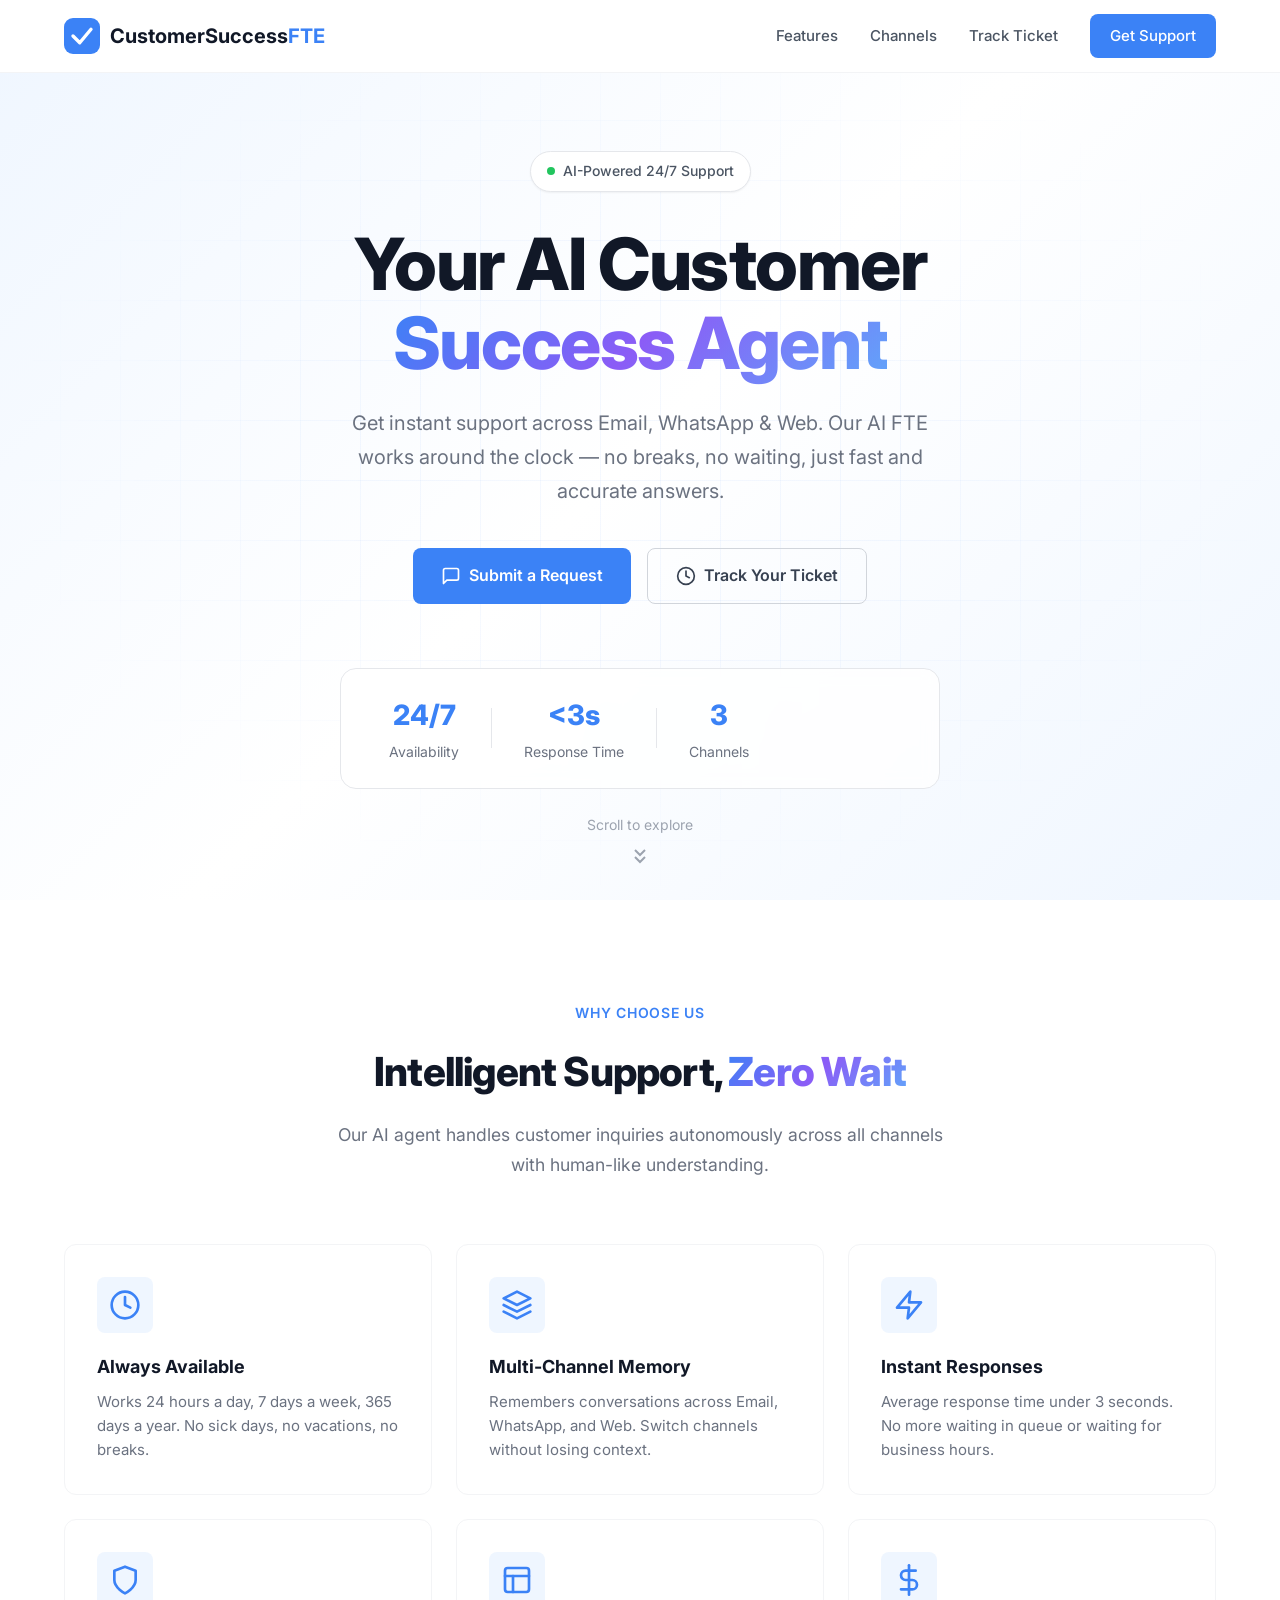
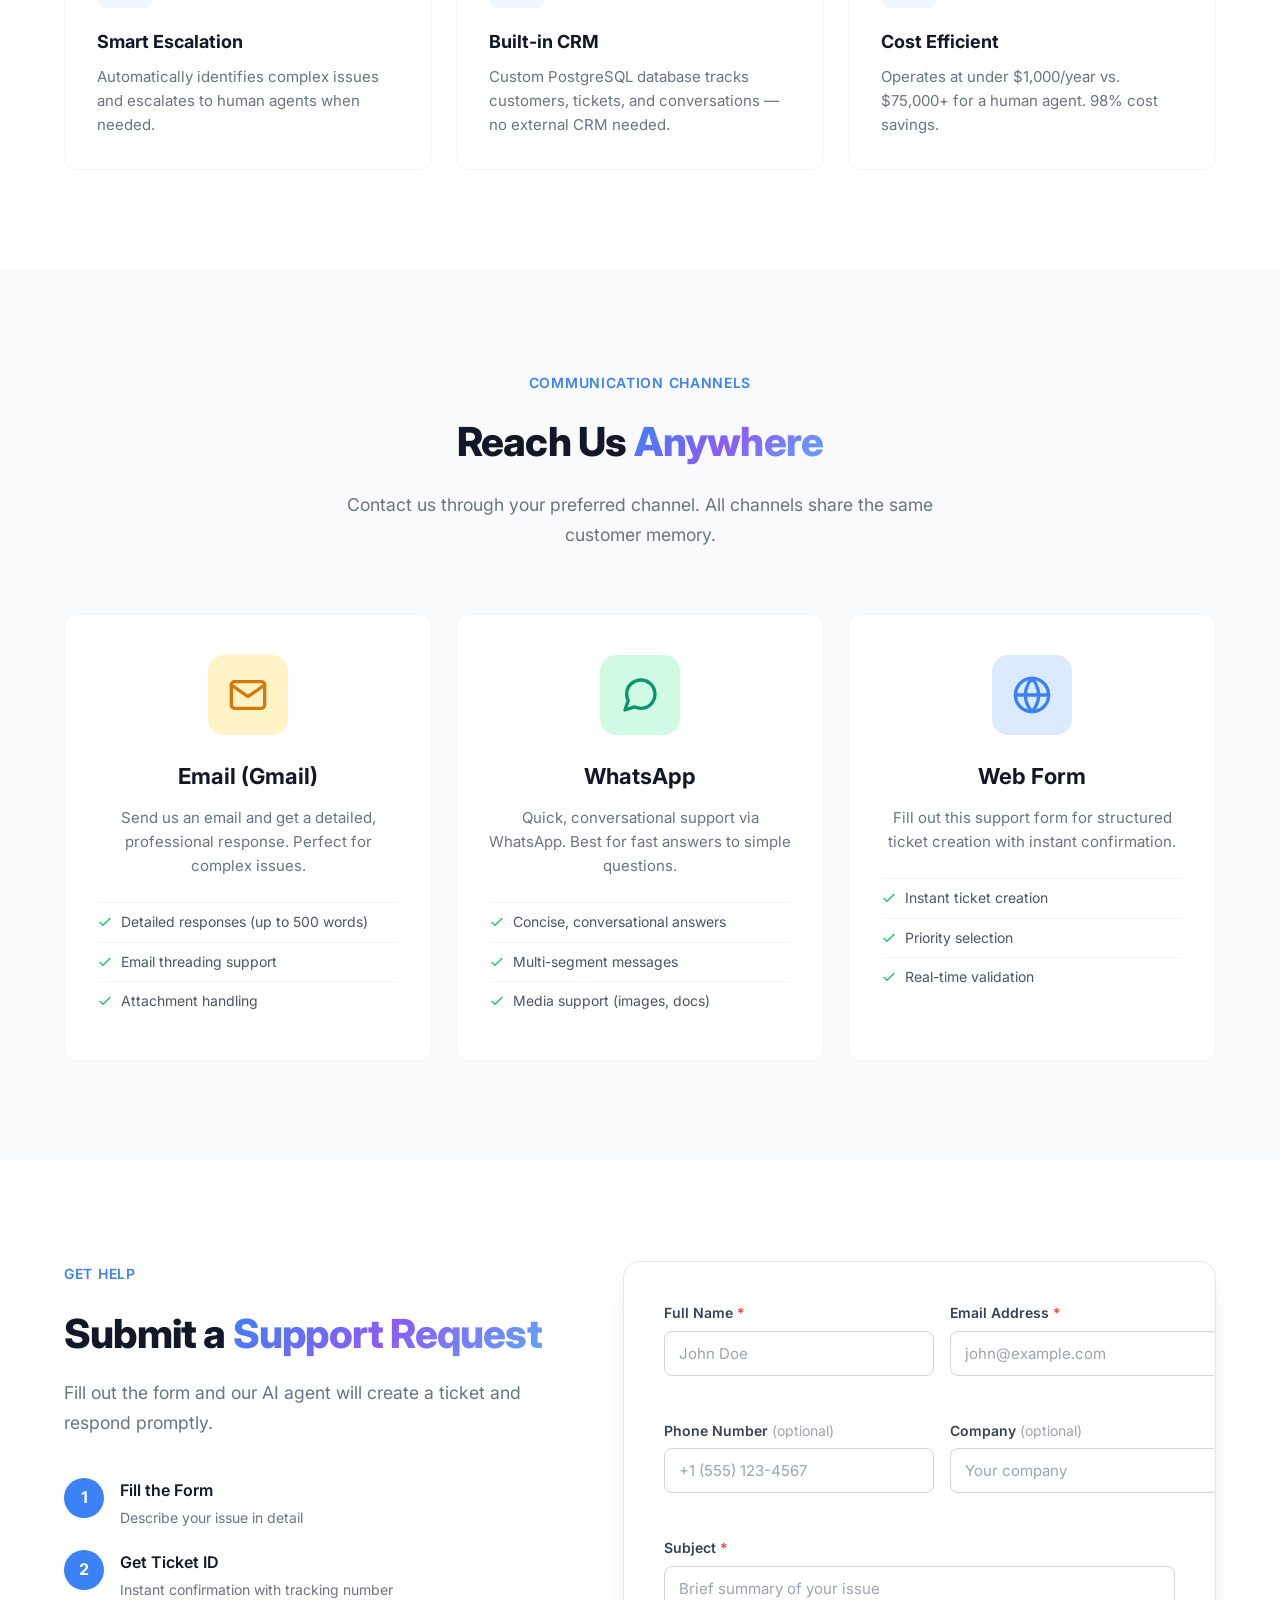
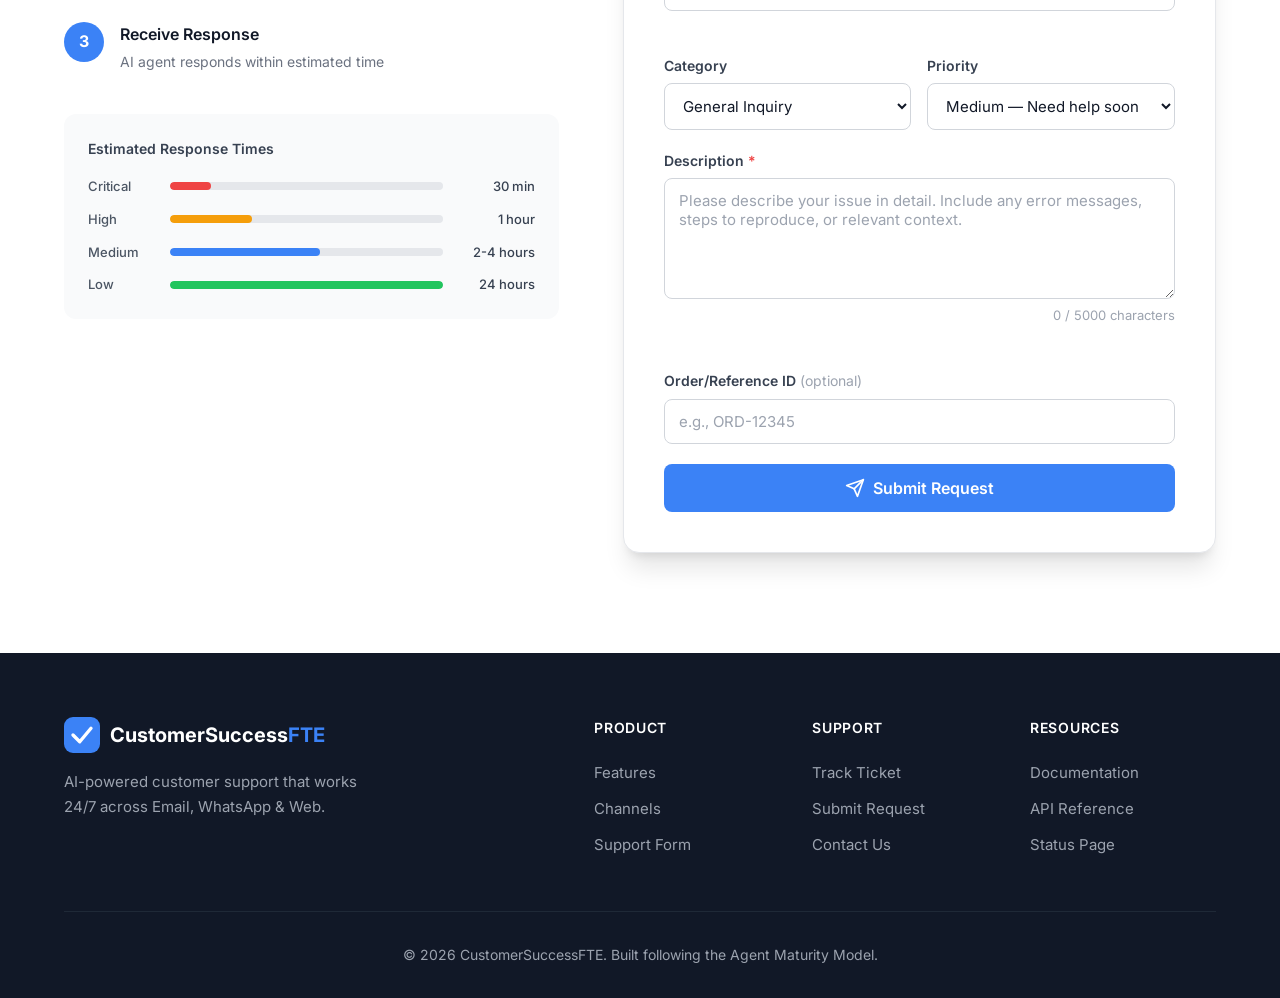
<file: production/web-form/index.html>
<!DOCTYPE html>
<html lang="en">
<head>
    <meta charset="UTF-8">
    <meta name="viewport" content="width=device-width, initial-scale=1.0">
    <title>Customer Success — 24/7 AI-Powered Support</title>
    <link rel="stylesheet" href="styles.css">
    <link rel="preconnect" href="https://fonts.googleapis.com">
    <link href="https://fonts.googleapis.com/css2?family=Inter:wght@300;400;500;600;700;800&display=swap" rel="stylesheet">
</head>
<body>

    <!-- ========== NAVIGATION ========== -->
    <nav class="navbar" id="navbar">
        <div class="nav-container">
            <a href="index.html" class="nav-logo">
                <svg class="nav-logo-icon" viewBox="0 0 32 32" fill="none">
                    <rect width="32" height="32" rx="8" fill="currentColor"/>
                    <path d="M8 16L14 22L24 10" stroke="white" stroke-width="3" stroke-linecap="round" stroke-linejoin="round"/>
                </svg>
                <span>CustomerSuccess<span class="logo-accent">FTE</span></span>
            </a>
            <div class="nav-links" id="navLinks">
                <a href="#features" class="nav-link">Features</a>
                <a href="#channels" class="nav-link">Channels</a>
                <a href="ticket-status.html" class="nav-link">Track Ticket</a>
                <a href="#support-form" class="nav-link nav-link-cta">Get Support</a>
            </div>
            <button class="nav-toggle" id="navToggle" aria-label="Toggle menu">
                <span></span>
                <span></span>
                <span></span>
            </button>
        </div>
    </nav>

    <!-- ========== HERO SECTION ========== -->
    <section class="hero">
        <div class="hero-bg">
            <div class="hero-gradient"></div>
            <div class="hero-grid"></div>
        </div>
        <div class="hero-content">
            <div class="hero-badge">
                <span class="badge-dot"></span>
                AI-Powered 24/7 Support
            </div>
            <h1 class="hero-title">
                Your AI Customer<br>
                <span class="gradient-text">Success Agent</span>
            </h1>
            <p class="hero-subtitle">
                Get instant support across Email, WhatsApp & Web. Our AI FTE works around the clock
                — no breaks, no waiting, just fast and accurate answers.
            </p>
            <div class="hero-actions">
                <a href="#support-form" class="btn btn-primary btn-lg">
                    <svg width="20" height="20" viewBox="0 0 24 24" fill="none" stroke="currentColor" stroke-width="2" stroke-linecap="round" stroke-linejoin="round"><path d="M21 15a2 2 0 0 1-2 2H7l-4 4V5a2 2 0 0 1 2-2h14a2 2 0 0 1 2 2z"/></svg>
                    Submit a Request
                </a>
                <a href="ticket-status.html" class="btn btn-outline btn-lg">
                    <svg width="20" height="20" viewBox="0 0 24 24" fill="none" stroke="currentColor" stroke-width="2" stroke-linecap="round" stroke-linejoin="round"><circle cx="12" cy="12" r="10"/><polyline points="12 6 12 12 16 14"/></svg>
                    Track Your Ticket
                </a>
            </div>
            <div class="hero-stats">
                <div class="stat">
                    <span class="stat-value">24/7</span>
                    <span class="stat-label">Availability</span>
                </div>
                <div class="stat-divider"></div>
                <div class="stat">
                    <span class="stat-value">&lt;3s</span>
                    <span class="stat-label">Response Time</span>
                </div>
                <div class="stat-divider"></div>
                <div class="stat">
                    <span class="stat-value">3</span>
                    <span class="stat-label">Channels</span>
                </div>
            </div>
        </div>
        <div class="hero-scroll">
            <span>Scroll to explore</span>
            <svg width="24" height="24" viewBox="0 0 24 24" fill="none" stroke="currentColor" stroke-width="2"><path d="M7 13l5 5 5-5M7 6l5 5 5-5"/></svg>
        </div>
    </section>

    <!-- ========== FEATURES ========== -->
    <section class="section" id="features">
        <div class="container">
            <div class="section-header">
                <span class="section-label">Why Choose Us</span>
                <h2 class="section-title">Intelligent Support, <span class="gradient-text">Zero Wait</span></h2>
                <p class="section-subtitle">Our AI agent handles customer inquiries autonomously across all channels with human-like understanding.</p>
            </div>
            <div class="features-grid">
                <div class="feature-card">
                    <div class="feature-icon">
                        <svg width="32" height="32" viewBox="0 0 24 24" fill="none" stroke="currentColor" stroke-width="2" stroke-linecap="round" stroke-linejoin="round"><circle cx="12" cy="12" r="10"/><polyline points="12 6 12 12 16 14"/></svg>
                    </div>
                    <h3 class="feature-title">Always Available</h3>
                    <p class="feature-desc">Works 24 hours a day, 7 days a week, 365 days a year. No sick days, no vacations, no breaks.</p>
                </div>
                <div class="feature-card">
                    <div class="feature-icon">
                        <svg width="32" height="32" viewBox="0 0 24 24" fill="none" stroke="currentColor" stroke-width="2" stroke-linecap="round" stroke-linejoin="round"><path d="M12 2L2 7l10 5 10-5-10-5z"/><path d="M2 17l10 5 10-5"/><path d="M2 12l10 5 10-5"/></svg>
                    </div>
                    <h3 class="feature-title">Multi-Channel Memory</h3>
                    <p class="feature-desc">Remembers conversations across Email, WhatsApp, and Web. Switch channels without losing context.</p>
                </div>
                <div class="feature-card">
                    <div class="feature-icon">
                        <svg width="32" height="32" viewBox="0 0 24 24" fill="none" stroke="currentColor" stroke-width="2" stroke-linecap="round" stroke-linejoin="round"><path d="M13 2L3 14h9l-1 8 10-12h-9l1-8z"/></svg>
                    </div>
                    <h3 class="feature-title">Instant Responses</h3>
                    <p class="feature-desc">Average response time under 3 seconds. No more waiting in queue or waiting for business hours.</p>
                </div>
                <div class="feature-card">
                    <div class="feature-icon">
                        <svg width="32" height="32" viewBox="0 0 24 24" fill="none" stroke="currentColor" stroke-width="2" stroke-linecap="round" stroke-linejoin="round"><path d="M12 22s8-4 8-10V5l-8-3-8 3v7c0 6 8 10 8 10z"/></svg>
                    </div>
                    <h3 class="feature-title">Smart Escalation</h3>
                    <p class="feature-desc">Automatically identifies complex issues and escalates to human agents when needed.</p>
                </div>
                <div class="feature-card">
                    <div class="feature-icon">
                        <svg width="32" height="32" viewBox="0 0 24 24" fill="none" stroke="currentColor" stroke-width="2" stroke-linecap="round" stroke-linejoin="round"><rect x="3" y="3" width="18" height="18" rx="2" ry="2"/><line x1="3" y1="9" x2="21" y2="9"/><line x1="9" y1="21" x2="9" y2="9"/></svg>
                    </div>
                    <h3 class="feature-title">Built-in CRM</h3>
                    <p class="feature-desc">Custom PostgreSQL database tracks customers, tickets, and conversations — no external CRM needed.</p>
                </div>
                <div class="feature-card">
                    <div class="feature-icon">
                        <svg width="32" height="32" viewBox="0 0 24 24" fill="none" stroke="currentColor" stroke-width="2" stroke-linecap="round" stroke-linejoin="round"><line x1="12" y1="1" x2="12" y2="23"/><path d="M17 5H9.5a3.5 3.5 0 0 0 0 7h5a3.5 3.5 0 0 1 0 7H6"/></svg>
                    </div>
                    <h3 class="feature-title">Cost Efficient</h3>
                    <p class="feature-desc">Operates at under $1,000/year vs. $75,000+ for a human agent. 98% cost savings.</p>
                </div>
            </div>
        </div>
    </section>

    <!-- ========== CHANNELS ========== -->
    <section class="section section-alt" id="channels">
        <div class="container">
            <div class="section-header">
                <span class="section-label">Communication Channels</span>
                <h2 class="section-title">Reach Us <span class="gradient-text">Anywhere</span></h2>
                <p class="section-subtitle">Contact us through your preferred channel. All channels share the same customer memory.</p>
            </div>
            <div class="channels-grid">
                <div class="channel-card">
                    <div class="channel-icon channel-icon--email">
                        <svg width="40" height="40" viewBox="0 0 24 24" fill="none" stroke="currentColor" stroke-width="2" stroke-linecap="round" stroke-linejoin="round"><path d="M4 4h16c1.1 0 2 .9 2 2v12c0 1.1-.9 2-2 2H4c-1.1 0-2-.9-2-2V6c0-1.1.9-2 2-2z"/><polyline points="22,6 12,13 2,6"/></svg>
                    </div>
                    <h3 class="channel-title">Email (Gmail)</h3>
                    <p class="channel-desc">Send us an email and get a detailed, professional response. Perfect for complex issues.</p>
                    <ul class="channel-features">
                        <li>
                            <svg width="16" height="16" viewBox="0 0 24 24" fill="none" stroke="currentColor" stroke-width="2"><polyline points="20 6 9 17 4 12"/></svg>
                            Detailed responses (up to 500 words)
                        </li>
                        <li>
                            <svg width="16" height="16" viewBox="0 0 24 24" fill="none" stroke="currentColor" stroke-width="2"><polyline points="20 6 9 17 4 12"/></svg>
                            Email threading support
                        </li>
                        <li>
                            <svg width="16" height="16" viewBox="0 0 24 24" fill="none" stroke="currentColor" stroke-width="2"><polyline points="20 6 9 17 4 12"/></svg>
                            Attachment handling
                        </li>
                    </ul>
                </div>
                <div class="channel-card">
                    <div class="channel-icon channel-icon--whatsapp">
                        <svg width="40" height="40" viewBox="0 0 24 24" fill="none" stroke="currentColor" stroke-width="2" stroke-linecap="round" stroke-linejoin="round"><path d="M21 11.5a8.38 8.38 0 0 1-.9 3.8 8.5 8.5 0 0 1-7.6 4.7 8.38 8.38 0 0 1-3.8-.9L3 21l1.9-5.7a8.38 8.38 0 0 1-.9-3.8 8.5 8.5 0 0 1 4.7-7.6 8.38 8.38 0 0 1 3.8-.9h.5a8.48 8.48 0 0 1 8 8v.5z"/></svg>
                    </div>
                    <h3 class="channel-title">WhatsApp</h3>
                    <p class="channel-desc">Quick, conversational support via WhatsApp. Best for fast answers to simple questions.</p>
                    <ul class="channel-features">
                        <li>
                            <svg width="16" height="16" viewBox="0 0 24 24" fill="none" stroke="currentColor" stroke-width="2"><polyline points="20 6 9 17 4 12"/></svg>
                            Concise, conversational answers
                        </li>
                        <li>
                            <svg width="16" height="16" viewBox="0 0 24 24" fill="none" stroke="currentColor" stroke-width="2"><polyline points="20 6 9 17 4 12"/></svg>
                            Multi-segment messages
                        </li>
                        <li>
                            <svg width="16" height="16" viewBox="0 0 24 24" fill="none" stroke="currentColor" stroke-width="2"><polyline points="20 6 9 17 4 12"/></svg>
                            Media support (images, docs)
                        </li>
                    </ul>
                </div>
                <div class="channel-card">
                    <div class="channel-icon channel-icon--web">
                        <svg width="40" height="40" viewBox="0 0 24 24" fill="none" stroke="currentColor" stroke-width="2" stroke-linecap="round" stroke-linejoin="round"><circle cx="12" cy="12" r="10"/><line x1="2" y1="12" x2="22" y2="12"/><path d="M12 2a15.3 15.3 0 0 1 4 10 15.3 15.3 0 0 1-4 10 15.3 15.3 0 0 1-4-10 15.3 15.3 0 0 1 4-10z"/></svg>
                    </div>
                    <h3 class="channel-title">Web Form</h3>
                    <p class="channel-desc">Fill out this support form for structured ticket creation with instant confirmation.</p>
                    <ul class="channel-features">
                        <li>
                            <svg width="16" height="16" viewBox="0 0 24 24" fill="none" stroke="currentColor" stroke-width="2"><polyline points="20 6 9 17 4 12"/></svg>
                            Instant ticket creation
                        </li>
                        <li>
                            <svg width="16" height="16" viewBox="0 0 24 24" fill="none" stroke="currentColor" stroke-width="2"><polyline points="20 6 9 17 4 12"/></svg>
                            Priority selection
                        </li>
                        <li>
                            <svg width="16" height="16" viewBox="0 0 24 24" fill="none" stroke="currentColor" stroke-width="2"><polyline points="20 6 9 17 4 12"/></svg>
                            Real-time validation
                        </li>
                    </ul>
                </div>
            </div>
        </div>
    </section>

    <!-- ========== SUPPORT FORM ========== -->
    <section class="section" id="support-form">
        <div class="container">
            <div class="form-layout">
                <div class="form-info">
                    <span class="section-label">Get Help</span>
                    <h2 class="section-title">Submit a <span class="gradient-text">Support Request</span></h2>
                    <p class="section-subtitle">Fill out the form and our AI agent will create a ticket and respond promptly.</p>
                    
                    <div class="info-steps">
                        <div class="info-step">
                            <span class="step-number">1</span>
                            <div>
                                <h4>Fill the Form</h4>
                                <p>Describe your issue in detail</p>
                            </div>
                        </div>
                        <div class="info-step">
                            <span class="step-number">2</span>
                            <div>
                                <h4>Get Ticket ID</h4>
                                <p>Instant confirmation with tracking number</p>
                            </div>
                        </div>
                        <div class="info-step">
                            <span class="step-number">3</span>
                            <div>
                                <h4>Receive Response</h4>
                                <p>AI agent responds within estimated time</p>
                            </div>
                        </div>
                    </div>

                    <div class="info-response-times">
                        <h4>Estimated Response Times</h4>
                        <div class="time-bars">
                            <div class="time-bar">
                                <span class="time-label">Critical</span>
                                <div class="time-track"><div class="time-fill time-fill--critical" style="width:15%"></div></div>
                                <span class="time-value">30 min</span>
                            </div>
                            <div class="time-bar">
                                <span class="time-label">High</span>
                                <div class="time-track"><div class="time-fill time-fill--high" style="width:30%"></div></div>
                                <span class="time-value">1 hour</span>
                            </div>
                            <div class="time-bar">
                                <span class="time-label">Medium</span>
                                <div class="time-track"><div class="time-fill time-fill--medium" style="width:55%"></div></div>
                                <span class="time-value">2-4 hours</span>
                            </div>
                            <div class="time-bar">
                                <span class="time-label">Low</span>
                                <div class="time-track"><div class="time-fill time-fill--low" style="width:100%"></div></div>
                                <span class="time-value">24 hours</span>
                            </div>
                        </div>
                    </div>
                </div>

                <div class="form-card">
                    <div class="success-message" id="successMessage" style="display:none;">
                        <svg class="success-icon" viewBox="0 0 48 48" fill="none">
                            <circle cx="24" cy="24" r="24" fill="#DCFCE7"/>
                            <path d="M14 24l7 7 13-13" stroke="#22C55E" stroke-width="3" stroke-linecap="round" stroke-linejoin="round"/>
                        </svg>
                        <h3>Request Submitted!</h3>
                        <p>Your support request has been received. We'll respond to your email shortly.</p>
                        <div class="ticket-id-display">
                            <span>Ticket ID</span>
                            <strong id="ticketIdDisplay">—</strong>
                        </div>
                        <p class="eta-text" id="etaText"></p>
                        <div class="success-actions">
                            <button class="btn btn-primary" onclick="resetForm()">Submit Another Request</button>
                            <a href="ticket-status.html" class="btn btn-outline">Track Ticket Status</a>
                        </div>
                    </div>

                    <form id="supportForm" class="support-form" novalidate>
                        <div class="form-row">
                            <div class="form-group">
                                <label for="name">Full Name <span class="required">*</span></label>
                                <input type="text" id="name" name="name" placeholder="John Doe" required autocomplete="name">
                                <span class="error-msg" id="nameError"></span>
                            </div>
                            <div class="form-group">
                                <label for="email">Email Address <span class="required">*</span></label>
                                <input type="email" id="email" name="email" placeholder="john@example.com" required autocomplete="email">
                                <span class="error-msg" id="emailError"></span>
                            </div>
                        </div>

                        <div class="form-row">
                            <div class="form-group">
                                <label for="phone">Phone Number <span class="optional">(optional)</span></label>
                                <input type="tel" id="phone" name="phone" placeholder="+1 (555) 123-4567" autocomplete="tel">
                                <span class="error-msg" id="phoneError"></span>
                            </div>
                            <div class="form-group">
                                <label for="company">Company <span class="optional">(optional)</span></label>
                                <input type="text" id="company" name="company" placeholder="Your company">
                            </div>
                        </div>

                        <div class="form-group">
                            <label for="subject">Subject <span class="required">*</span></label>
                            <input type="text" id="subject" name="subject" placeholder="Brief summary of your issue" required>
                            <span class="error-msg" id="subjectError"></span>
                        </div>

                        <div class="form-row">
                            <div class="form-group">
                                <label for="category">Category</label>
                                <select id="category" name="category">
                                    <option value="general">General Inquiry</option>
                                    <option value="technical">Technical Issue</option>
                                    <option value="billing">Billing & Payments</option>
                                    <option value="account">Account Access</option>
                                    <option value="feature_request">Feature Request</option>
                                    <option value="bug_report">Bug Report</option>
                                    <option value="other">Other</option>
                                </select>
                            </div>
                            <div class="form-group">
                                <label for="priority">Priority</label>
                                <select id="priority" name="priority">
                                    <option value="low">Low — General question</option>
                                    <option value="medium" selected>Medium — Need help soon</option>
                                    <option value="high">High — Business impact</option>
                                    <option value="critical">Critical — System down</option>
                                </select>
                            </div>
                        </div>

                        <div class="form-group">
                            <label for="description">Description <span class="required">*</span></label>
                            <textarea id="description" name="description" rows="5" placeholder="Please describe your issue in detail. Include any error messages, steps to reproduce, or relevant context." required></textarea>
                            <div class="char-counter">
                                <span id="charCount">0</span> / 5000 characters
                            </div>
                            <span class="error-msg" id="descriptionError"></span>
                        </div>

                        <div class="form-group">
                            <label for="orderId">Order/Reference ID <span class="optional">(optional)</span></label>
                            <input type="text" id="orderId" name="orderId" placeholder="e.g., ORD-12345">
                        </div>

                        <!-- Honeypot (spam prevention) -->
                        <div class="honeypot" aria-hidden="true">
                            <label for="honeypot">Don't fill this out</label>
                            <input type="text" id="honeypot" name="honeypot" tabindex="-1" autocomplete="off">
                        </div>

                        <div class="form-error-banner" id="formErrorBanner" style="display:none;">
                            <svg width="20" height="20" viewBox="0 0 24 24" fill="none" stroke="currentColor" stroke-width="2"><circle cx="12" cy="12" r="10"/><line x1="12" y1="8" x2="12" y2="12"/><line x1="12" y1="16" x2="12.01" y2="16"/></svg>
                            <span>Please fix the errors below and try again.</span>
                        </div>

                        <button type="submit" class="btn btn-primary btn-block btn-lg" id="submitBtn">
                            <svg class="btn-icon" width="20" height="20" viewBox="0 0 24 24" fill="none" stroke="currentColor" stroke-width="2" stroke-linecap="round" stroke-linejoin="round"><line x1="22" y1="2" x2="11" y2="13"/><polygon points="22 2 15 22 11 13 2 9 22 2"/></svg>
                            <span class="btn-text">Submit Request</span>
                            <span class="btn-loading" style="display:none;">
                                <svg class="spinner" viewBox="0 0 24 24"><circle cx="12" cy="12" r="10" stroke="currentColor" stroke-width="3" stroke-opacity="0.25" fill="none"/><path d="M12 2a10 10 0 0 1 10 10h-4a6 6 0 0 0-6-6V2z" fill="currentColor"/></svg>
                                Submitting...
                            </span>
                        </button>
                    </form>
                </div>
            </div>
        </div>
    </section>

    <!-- ========== FOOTER ========== -->
    <footer class="footer">
        <div class="container">
            <div class="footer-content">
                <div class="footer-brand">
                    <a href="index.html" class="nav-logo">
                        <svg class="nav-logo-icon" viewBox="0 0 32 32" fill="none">
                            <rect width="32" height="32" rx="8" fill="currentColor"/>
                            <path d="M8 16L14 22L24 10" stroke="white" stroke-width="3" stroke-linecap="round" stroke-linejoin="round"/>
                        </svg>
                        <span>CustomerSuccess<span class="logo-accent">FTE</span></span>
                    </a>
                    <p>AI-powered customer support that works 24/7 across Email, WhatsApp & Web.</p>
                </div>
                <div class="footer-links">
                    <div>
                        <h4>Product</h4>
                        <a href="#features">Features</a>
                        <a href="#channels">Channels</a>
                        <a href="#support-form">Support Form</a>
                    </div>
                    <div>
                        <h4>Support</h4>
                        <a href="ticket-status.html">Track Ticket</a>
                        <a href="#support-form">Submit Request</a>
                        <a href="mailto:support@company.com">Contact Us</a>
                    </div>
                    <div>
                        <h4>Resources</h4>
                        <a href="#">Documentation</a>
                        <a href="#">API Reference</a>
                        <a href="#">Status Page</a>
                    </div>
                </div>
            </div>
            <div class="footer-bottom">
                <p>&copy; 2026 CustomerSuccessFTE. Built following the Agent Maturity Model.</p>
            </div>
        </div>
    </footer>

    <script src="app.js"></script>
</body>
</html>
</file>
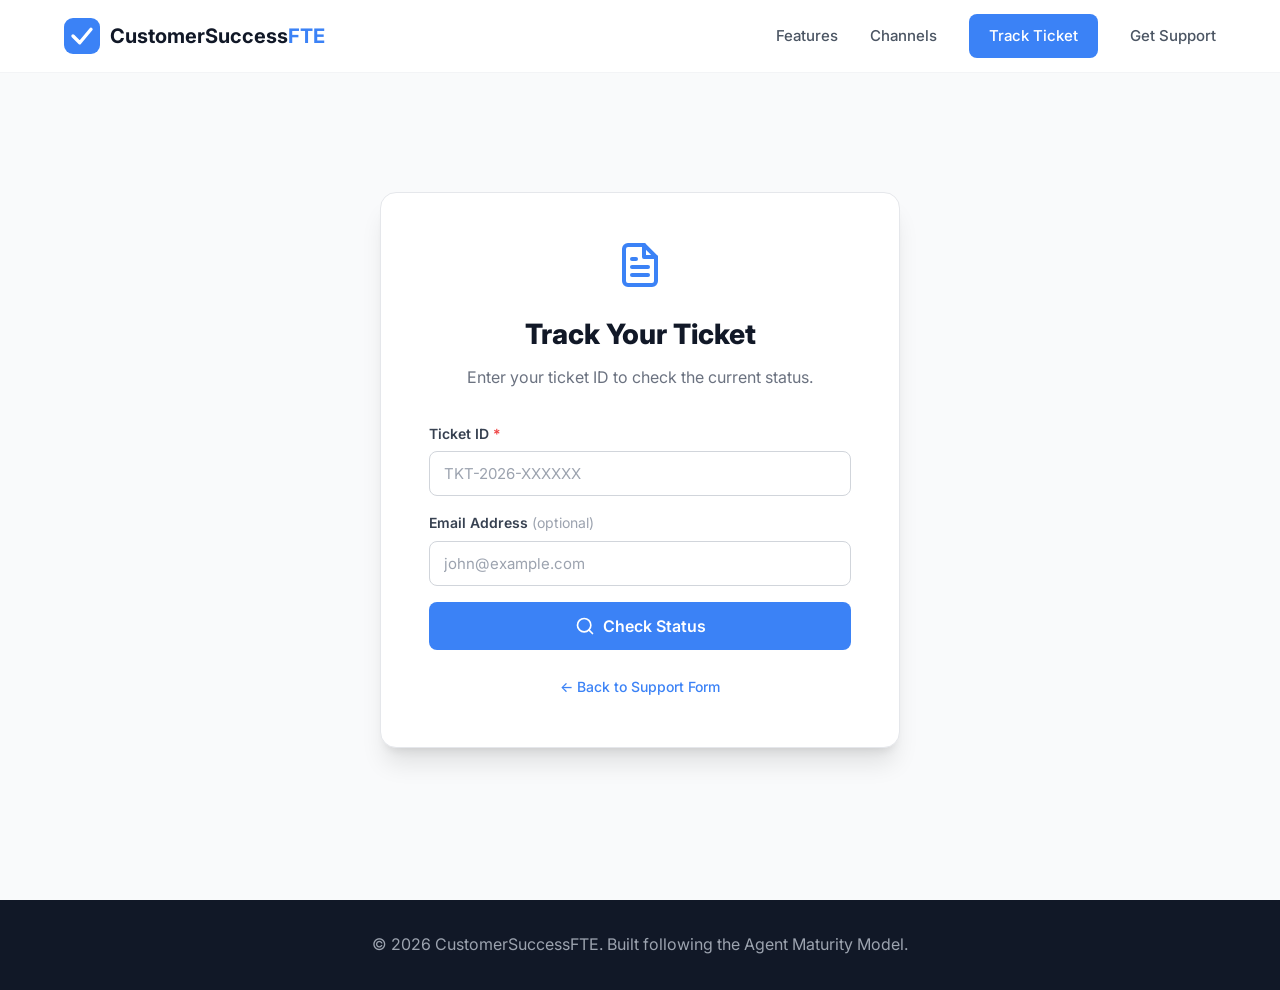
<file: production/web-form/ticket-status (2).html>
<!DOCTYPE html>
<html lang="en">
<head>
    <meta charset="UTF-8">
    <meta name="viewport" content="width=device-width, initial-scale=1.0">
    <title>Track Your Ticket — Customer Success FTE</title>
    <link rel="stylesheet" href="styles.css">
    <link rel="preconnect" href="https://fonts.googleapis.com">
    <link href="https://fonts.googleapis.com/css2?family=Inter:wght@300;400;500;600;700;800&display=swap" rel="stylesheet">
</head>
<body>

    <!-- ========== NAVIGATION ========== -->
    <nav class="navbar" id="navbar">
        <div class="nav-container">
            <a href="index.html" class="nav-logo">
                <svg class="nav-logo-icon" viewBox="0 0 32 32" fill="none">
                    <rect width="32" height="32" rx="8" fill="currentColor"/>
                    <path d="M8 16L14 22L24 10" stroke="white" stroke-width="3" stroke-linecap="round" stroke-linejoin="round"/>
                </svg>
                <span>CustomerSuccess<span class="logo-accent">FTE</span></span>
            </a>
            <div class="nav-links" id="navLinks">
                <a href="index.html#features" class="nav-link">Features</a>
                <a href="index.html#channels" class="nav-link">Channels</a>
                <a href="ticket-status.html" class="nav-link nav-link-cta">Track Ticket</a>
                <a href="index.html#support-form" class="nav-link">Get Support</a>
            </div>
            <button class="nav-toggle" id="navToggle" aria-label="Toggle menu">
                <span></span>
                <span></span>
                <span></span>
            </button>
        </div>
    </nav>

    <!-- ========== TICKET STATUS PAGE ========== -->
    <div class="ticket-page">
        <div class="ticket-card">
            <svg width="48" height="48" viewBox="0 0 24 24" fill="none" stroke="#3B82F6" stroke-width="2" stroke-linecap="round" stroke-linejoin="round" style="margin:0 auto 16px;">
                <path d="M14 2H6a2 2 0 0 0-2 2v16a2 2 0 0 0 2 2h12a2 2 0 0 0 2-2V8z"/>
                <polyline points="14 2 14 8 20 8"/>
                <line x1="16" y1="13" x2="8" y2="13"/>
                <line x1="16" y1="17" x2="8" y2="17"/>
                <polyline points="10 9 9 9 8 9"/>
            </svg>
            <h2>Track Your Ticket</h2>
            <p>Enter your ticket ID to check the current status.</p>

            <form id="ticketLookupForm" class="ticket-lookup-form" novalidate>
                <div class="form-group">
                    <label for="lookupTicketId">Ticket ID <span class="required">*</span></label>
                    <input type="text" id="lookupTicketId" name="ticketId" placeholder="TKT-2026-XXXXXX" required autocomplete="off">
                </div>
                <div class="form-group">
                    <label for="lookupEmail">Email Address <span class="optional">(optional)</span></label>
                    <input type="email" id="lookupEmail" name="email" placeholder="john@example.com" autocomplete="email">
                </div>
                <button type="submit" class="btn btn-primary btn-lg btn-block">
                    <svg width="20" height="20" viewBox="0 0 24 24" fill="none" stroke="currentColor" stroke-width="2" stroke-linecap="round" stroke-linejoin="round"><circle cx="11" cy="11" r="8"/><line x1="21" y1="21" x2="16.65" y2="16.65"/></svg>
                    Check Status
                </button>
            </form>

            <div class="ticket-error" id="ticketError"></div>
            <div class="ticket-result" id="ticketResult"></div>

            <div style="margin-top:24px;text-align:center;">
                <a href="index.html#support-form" style="font-size:14px;color:#3B82F6;font-weight:500;">
                    ← Back to Support Form
                </a>
            </div>
        </div>
    </div>

    <!-- ========== FOOTER ========== -->
    <footer class="footer" style="padding:32px 0;">
        <div class="container" style="text-align:center;">
            <p>&copy; 2026 CustomerSuccessFTE. Built following the Agent Maturity Model.</p>
        </div>
    </footer>

    <script src="app.js"></script>
</body>
</html>
</file>
<file: production/web-form/styles.css>
/* =============================================================================
   Customer Success FTE — Web Support Form Styles
   ============================================================================= */

/* ========== CSS VARIABLES ========== */
:root {
    --color-primary: #3B82F6;
    --color-primary-dark: #2563EB;
    --color-primary-light: #60A5FA;
    --color-primary-50: #EFF6FF;
    --color-primary-100: #DBEAFE;

    --color-success: #22C55E;
    --color-success-50: #F0FDF4;
    --color-success-100: #DCFCE7;

    --color-warning: #F59E0B;
    --color-error: #EF4444;
    --color-error-50: #FEF2F2;
    --color-error-100: #FEE2E2;

    --color-gray-50: #F9FAFB;
    --color-gray-100: #F3F4F6;
    --color-gray-200: #E5E7EB;
    --color-gray-300: #D1D5DB;
    --color-gray-400: #9CA3AF;
    --color-gray-500: #6B7280;
    --color-gray-600: #4B5563;
    --color-gray-700: #374151;
    --color-gray-800: #1F2937;
    --color-gray-900: #111827;

    --font-sans: 'Inter', -apple-system, BlinkMacSystemFont, 'Segoe UI', sans-serif;

    --radius-sm: 6px;
    --radius-md: 8px;
    --radius-lg: 12px;
    --radius-xl: 16px;
    --radius-2xl: 24px;
    --radius-full: 9999px;

    --shadow-sm: 0 1px 2px rgba(0,0,0,0.05);
    --shadow-md: 0 4px 6px -1px rgba(0,0,0,0.1), 0 2px 4px -2px rgba(0,0,0,0.1);
    --shadow-lg: 0 10px 15px -3px rgba(0,0,0,0.1), 0 4px 6px -4px rgba(0,0,0,0.1);
    --shadow-xl: 0 20px 25px -5px rgba(0,0,0,0.1), 0 8px 10px -6px rgba(0,0,0,0.1);

    --container: 1200px;
    --transition: 150ms ease;
}

/* ========== RESET & BASE ========== */
*, *::before, *::after {
    box-sizing: border-box;
    margin: 0;
    padding: 0;
}

html {
    scroll-behavior: smooth;
    scroll-padding-top: 80px;
}

body {
    font-family: var(--font-sans);
    font-size: 16px;
    line-height: 1.6;
    color: var(--color-gray-700);
    background: #fff;
    -webkit-font-smoothing: antialiased;
}

img { max-width: 100%; display: block; }
a { color: inherit; text-decoration: none; }
button { font-family: inherit; cursor: pointer; }
input, select, textarea { font-family: inherit; font-size: inherit; }

.container {
    max-width: var(--container);
    margin: 0 auto;
    padding: 0 24px;
}

/* ========== NAVIGATION ========== */
.navbar {
    position: fixed;
    top: 0;
    left: 0;
    right: 0;
    z-index: 1000;
    background: rgba(255,255,255,0.95);
    backdrop-filter: blur(12px);
    border-bottom: 1px solid var(--color-gray-100);
    transition: box-shadow var(--transition);
}

.navbar.scrolled {
    box-shadow: var(--shadow-md);
}

.nav-container {
    max-width: var(--container);
    margin: 0 auto;
    padding: 0 24px;
    display: flex;
    align-items: center;
    justify-content: space-between;
    height: 72px;
}

.nav-logo {
    display: flex;
    align-items: center;
    gap: 10px;
    font-weight: 700;
    font-size: 20px;
    color: var(--color-gray-900);
}

.nav-logo-icon {
    width: 36px;
    height: 36px;
    color: var(--color-primary);
}

.logo-accent {
    color: var(--color-primary);
}

.nav-links {
    display: flex;
    align-items: center;
    gap: 32px;
}

.nav-link {
    font-size: 15px;
    font-weight: 500;
    color: var(--color-gray-600);
    transition: color var(--transition);
}

.nav-link:hover {
    color: var(--color-gray-900);
}

.nav-link-cta {
    background: var(--color-primary);
    color: #fff !important;
    padding: 10px 20px;
    border-radius: var(--radius-md);
    transition: background var(--transition);
}

.nav-link-cta:hover {
    background: var(--color-primary-dark);
}

.nav-toggle {
    display: none;
    flex-direction: column;
    gap: 5px;
    background: none;
    border: none;
    padding: 8px;
    cursor: pointer;
}

.nav-toggle span {
    width: 24px;
    height: 2px;
    background: var(--color-gray-700);
    border-radius: 2px;
    transition: all var(--transition);
}

/* ========== HERO SECTION ========== */
.hero {
    position: relative;
    min-height: 100vh;
    display: flex;
    flex-direction: column;
    align-items: center;
    justify-content: center;
    text-align: center;
    padding: 120px 24px 80px;
    overflow: hidden;
}

.hero-bg {
    position: absolute;
    inset: 0;
    z-index: -1;
}

.hero-gradient {
    position: absolute;
    inset: 0;
    background: linear-gradient(135deg, var(--color-primary-50) 0%, #fff 50%, var(--color-primary-50) 100%);
}

.hero-grid {
    position: absolute;
    inset: 0;
    background-image: 
        linear-gradient(rgba(59,130,246,0.05) 1px, transparent 1px),
        linear-gradient(90deg, rgba(59,130,246,0.05) 1px, transparent 1px);
    background-size: 60px 60px;
    mask-image: radial-gradient(ellipse at center, black 30%, transparent 70%);
}

.hero-badge {
    display: inline-flex;
    align-items: center;
    gap: 8px;
    padding: 8px 16px;
    background: #fff;
    border: 1px solid var(--color-gray-200);
    border-radius: var(--radius-full);
    font-size: 14px;
    font-weight: 500;
    color: var(--color-gray-600);
    margin-bottom: 32px;
    box-shadow: var(--shadow-sm);
}

.badge-dot {
    width: 8px;
    height: 8px;
    background: var(--color-success);
    border-radius: 50%;
    animation: pulse 2s infinite;
}

@keyframes pulse {
    0%, 100% { opacity: 1; transform: scale(1); }
    50% { opacity: 0.5; transform: scale(1.2); }
}

.hero-title {
    font-size: clamp(2.5rem, 6vw, 4.5rem);
    font-weight: 800;
    line-height: 1.1;
    color: var(--color-gray-900);
    margin-bottom: 24px;
    letter-spacing: -0.02em;
}

.gradient-text {
    background: linear-gradient(135deg, var(--color-primary) 0%, #8B5CF6 50%, var(--color-primary-light) 100%);
    -webkit-background-clip: text;
    -webkit-text-fill-color: transparent;
    background-clip: text;
}

.hero-subtitle {
    font-size: clamp(1rem, 2vw, 1.25rem);
    color: var(--color-gray-500);
    max-width: 600px;
    margin: 0 auto 40px;
    line-height: 1.7;
}

.hero-actions {
    display: flex;
    gap: 16px;
    margin-bottom: 64px;
    flex-wrap: wrap;
    justify-content: center;
}

.hero-stats {
    display: flex;
    align-items: center;
    gap: 32px;
    background: rgba(255,255,255,0.8);
    backdrop-filter: blur(8px);
    padding: 24px 48px;
    border-radius: var(--radius-xl);
    border: 1px solid var(--color-gray-200);
}

.stat {
    display: flex;
    flex-direction: column;
    align-items: center;
}

.stat-value {
    font-size: 28px;
    font-weight: 800;
    color: var(--color-primary);
}

.stat-label {
    font-size: 14px;
    color: var(--color-gray-500);
    margin-top: 4px;
}

.stat-divider {
    width: 1px;
    height: 40px;
    background: var(--color-gray-200);
}

.hero-scroll {
    position: absolute;
    bottom: 32px;
    display: flex;
    flex-direction: column;
    align-items: center;
    gap: 8px;
    color: var(--color-gray-400);
    font-size: 14px;
    animation: bounce 2s infinite;
}

@keyframes bounce {
    0%, 100% { transform: translateY(0); }
    50% { transform: translateY(8px); }
}

/* ========== BUTTONS ========== */
.btn {
    display: inline-flex;
    align-items: center;
    justify-content: center;
    gap: 8px;
    font-weight: 600;
    font-size: 15px;
    border-radius: var(--radius-md);
    border: none;
    transition: all var(--transition);
    white-space: nowrap;
    text-decoration: none;
    cursor: pointer;
}

.btn-primary {
    background: var(--color-primary);
    color: #fff;
}

.btn-primary:hover {
    background: var(--color-primary-dark);
    transform: translateY(-1px);
    box-shadow: var(--shadow-md);
}

.btn-outline {
    background: transparent;
    color: var(--color-gray-700);
    border: 1px solid var(--color-gray-300);
}

.btn-outline:hover {
    background: var(--color-gray-50);
    border-color: var(--color-gray-400);
}

.btn-lg {
    padding: 14px 28px;
    font-size: 16px;
}

.btn-block {
    width: 100%;
}

/* ========== SECTIONS ========== */
.section {
    padding: 100px 0;
}

.section-alt {
    background: var(--color-gray-50);
}

.section-header {
    text-align: center;
    max-width: 640px;
    margin: 0 auto 64px;
}

.section-label {
    display: inline-block;
    font-size: 14px;
    font-weight: 600;
    color: var(--color-primary);
    text-transform: uppercase;
    letter-spacing: 0.05em;
    margin-bottom: 16px;
}

.section-title {
    font-size: clamp(1.75rem, 4vw, 2.5rem);
    font-weight: 800;
    color: var(--color-gray-900);
    margin-bottom: 16px;
    letter-spacing: -0.02em;
}

.section-subtitle {
    font-size: 1.1rem;
    color: var(--color-gray-500);
    line-height: 1.7;
}

/* ========== FEATURES GRID ========== */
.features-grid {
    display: grid;
    grid-template-columns: repeat(3, 1fr);
    gap: 24px;
}

.feature-card {
    padding: 32px;
    background: #fff;
    border-radius: var(--radius-lg);
    border: 1px solid var(--color-gray-100);
    transition: all var(--transition);
}

.feature-card:hover {
    border-color: var(--color-primary-100);
    box-shadow: var(--shadow-lg);
    transform: translateY(-4px);
}

.feature-icon {
    width: 56px;
    height: 56px;
    display: flex;
    align-items: center;
    justify-content: center;
    background: var(--color-primary-50);
    border-radius: var(--radius-md);
    color: var(--color-primary);
    margin-bottom: 20px;
}

.feature-title {
    font-size: 18px;
    font-weight: 700;
    color: var(--color-gray-900);
    margin-bottom: 8px;
}

.feature-desc {
    font-size: 15px;
    color: var(--color-gray-500);
    line-height: 1.6;
}

/* ========== CHANNELS GRID ========== */
.channels-grid {
    display: grid;
    grid-template-columns: repeat(3, 1fr);
    gap: 24px;
}

.channel-card {
    padding: 40px 32px;
    background: #fff;
    border-radius: var(--radius-lg);
    border: 1px solid var(--color-gray-100);
    text-align: center;
    transition: all var(--transition);
}

.channel-card:hover {
    box-shadow: var(--shadow-xl);
    transform: translateY(-4px);
}

.channel-icon {
    width: 80px;
    height: 80px;
    display: flex;
    align-items: center;
    justify-content: center;
    border-radius: var(--radius-xl);
    margin: 0 auto 24px;
}

.channel-icon--email {
    background: #FEF3C7;
    color: #D97706;
}

.channel-icon--whatsapp {
    background: #D1FAE5;
    color: #059669;
}

.channel-icon--web {
    background: var(--color-primary-100);
    color: var(--color-primary);
}

.channel-title {
    font-size: 22px;
    font-weight: 700;
    color: var(--color-gray-900);
    margin-bottom: 12px;
}

.channel-desc {
    font-size: 15px;
    color: var(--color-gray-500);
    margin-bottom: 24px;
    line-height: 1.6;
}

.channel-features {
    list-style: none;
    text-align: left;
    padding: 0;
}

.channel-features li {
    display: flex;
    align-items: center;
    gap: 8px;
    font-size: 14px;
    color: var(--color-gray-600);
    padding: 8px 0;
    border-top: 1px solid var(--color-gray-100);
}

.channel-features svg {
    color: var(--color-success);
    flex-shrink: 0;
}

/* ========== SUPPORT FORM SECTION ========== */
.form-layout {
    display: grid;
    grid-template-columns: 1fr 1.2fr;
    gap: 64px;
    align-items: start;
}

.form-info .section-label,
.form-info .section-title,
.form-info .section-subtitle {
    text-align: left;
}

.form-info .section-title {
    margin-bottom: 12px;
}

/* Info Steps */
.info-steps {
    margin-top: 40px;
    display: flex;
    flex-direction: column;
    gap: 20px;
}

.info-step {
    display: flex;
    gap: 16px;
    align-items: flex-start;
}

.step-number {
    width: 40px;
    height: 40px;
    display: flex;
    align-items: center;
    justify-content: center;
    background: var(--color-primary);
    color: #fff;
    font-weight: 700;
    border-radius: var(--radius-full);
    flex-shrink: 0;
}

.info-step h4 {
    font-size: 16px;
    font-weight: 600;
    color: var(--color-gray-900);
    margin-bottom: 4px;
}

.info-step p {
    font-size: 14px;
    color: var(--color-gray-500);
}

/* Response Time Bars */
.info-response-times {
    margin-top: 40px;
    padding: 24px;
    background: var(--color-gray-50);
    border-radius: var(--radius-lg);
}

.info-response-times h4 {
    font-size: 14px;
    font-weight: 600;
    color: var(--color-gray-700);
    margin-bottom: 16px;
}

.time-bars {
    display: flex;
    flex-direction: column;
    gap: 12px;
}

.time-bar {
    display: grid;
    grid-template-columns: 70px 1fr 80px;
    align-items: center;
    gap: 12px;
    font-size: 13px;
}

.time-label {
    font-weight: 500;
    color: var(--color-gray-600);
}

.time-track {
    height: 8px;
    background: var(--color-gray-200);
    border-radius: var(--radius-full);
    overflow: hidden;
}

.time-fill {
    height: 100%;
    border-radius: var(--radius-full);
}

.time-fill--critical { background: #EF4444; }
.time-fill--high { background: #F59E0B; }
.time-fill--medium { background: var(--color-primary); }
.time-fill--low { background: var(--color-success); }

.time-value {
    font-weight: 500;
    color: var(--color-gray-700);
    text-align: right;
}

/* ========== FORM CARD ========== */
.form-card {
    background: #fff;
    border-radius: var(--radius-xl);
    border: 1px solid var(--color-gray-200);
    box-shadow: var(--shadow-xl);
    padding: 40px;
    position: relative;
    overflow: hidden;
}

/* Success Message */
.success-message {
    text-align: center;
    padding: 40px 20px;
}

.success-icon {
    width: 64px;
    height: 64px;
    margin: 0 auto 24px;
    animation: scaleIn 0.3s ease;
}

@keyframes scaleIn {
    from { transform: scale(0); }
    to { transform: scale(1); }
}

.success-message h3 {
    font-size: 24px;
    font-weight: 700;
    color: var(--color-gray-900);
    margin-bottom: 8px;
}

.success-message > p {
    font-size: 15px;
    color: var(--color-gray-500);
    margin-bottom: 24px;
}

.ticket-id-display {
    background: var(--color-success-50);
    border: 1px solid var(--color-success-100);
    padding: 16px;
    border-radius: var(--radius-md);
    margin-bottom: 16px;
}

.ticket-id-display span {
    font-size: 12px;
    color: var(--color-gray-500);
    text-transform: uppercase;
    letter-spacing: 0.05em;
}

.ticket-id-display strong {
    display: block;
    font-size: 24px;
    font-family: monospace;
    color: var(--color-success);
    margin-top: 4px;
}

.eta-text {
    font-size: 14px;
    color: var(--color-gray-600);
    margin-bottom: 24px;
}

.success-actions {
    display: flex;
    gap: 12px;
    justify-content: center;
    flex-wrap: wrap;
}

/* ========== SUPPORT FORM ========== */
.support-form {
    display: flex;
    flex-direction: column;
    gap: 20px;
}

.form-row {
    display: grid;
    grid-template-columns: 1fr 1fr;
    gap: 16px;
}

.form-group {
    display: flex;
    flex-direction: column;
    gap: 6px;
}

.form-group label {
    font-size: 14px;
    font-weight: 600;
    color: var(--color-gray-700);
}

.required {
    color: var(--color-error);
}

.optional {
    font-weight: 400;
    color: var(--color-gray-400);
}

.form-group input,
.form-group select,
.form-group textarea {
    padding: 12px 14px;
    border: 1px solid var(--color-gray-300);
    border-radius: var(--radius-md);
    font-size: 15px;
    color: var(--color-gray-900);
    background: #fff;
    transition: border-color var(--transition), box-shadow var(--transition);
    outline: none;
}

.form-group input::placeholder,
.form-group textarea::placeholder {
    color: var(--color-gray-400);
}

.form-group input:focus,
.form-group select:focus,
.form-group textarea:focus {
    border-color: var(--color-primary);
    box-shadow: 0 0 0 3px rgba(59,130,246,0.1);
}

.form-group input.error,
.form-group textarea.error {
    border-color: var(--color-error);
}

.form-group input.error:focus,
.form-group textarea.error:focus {
    box-shadow: 0 0 0 3px rgba(239,68,68,0.1);
}

.error-msg {
    font-size: 13px;
    color: var(--color-error);
    min-height: 18px;
}

.char-counter {
    font-size: 13px;
    color: var(--color-gray-400);
    text-align: right;
}

/* Honeypot */
.honeypot {
    position: absolute;
    left: -9999px;
    opacity: 0;
    height: 0;
    overflow: hidden;
}

/* Error Banner */
.form-error-banner {
    display: flex;
    align-items: center;
    gap: 8px;
    padding: 12px 16px;
    background: var(--color-error-50);
    border: 1px solid var(--color-error-100);
    border-radius: var(--radius-md);
    color: var(--color-error);
    font-size: 14px;
    font-weight: 500;
}

/* Submit Button Loading */
.btn-loading {
    display: flex;
    align-items: center;
    gap: 8px;
}

.spinner {
    width: 20px;
    height: 20px;
    animation: spin 0.8s linear infinite;
}

@keyframes spin {
    to { transform: rotate(360deg); }
}

/* ========== TICKET STATUS PAGE ========== */
.ticket-page {
    min-height: 100vh;
    display: flex;
    flex-direction: column;
    align-items: center;
    justify-content: center;
    padding: 120px 24px 80px;
    background: var(--color-gray-50);
}

.ticket-card {
    background: #fff;
    border-radius: var(--radius-xl);
    border: 1px solid var(--color-gray-200);
    box-shadow: var(--shadow-xl);
    padding: 48px;
    width: 100%;
    max-width: 520px;
    text-align: center;
}

.ticket-card h2 {
    font-size: 28px;
    font-weight: 800;
    color: var(--color-gray-900);
    margin-bottom: 8px;
}

.ticket-card > p {
    color: var(--color-gray-500);
    margin-bottom: 32px;
}

.ticket-lookup-form {
    display: flex;
    flex-direction: column;
    gap: 16px;
    text-align: left;
}

.ticket-lookup-form .form-group input {
    width: 100%;
}

.ticket-result {
    margin-top: 24px;
    padding: 24px;
    border-radius: var(--radius-lg);
    border: 1px solid var(--color-gray-200);
    text-align: left;
    display: none;
}

.ticket-result.visible {
    display: block;
}

.ticket-result-header {
    display: flex;
    align-items: center;
    gap: 12px;
    margin-bottom: 16px;
}

.ticket-status-badge {
    display: inline-flex;
    align-items: center;
    gap: 6px;
    padding: 4px 12px;
    border-radius: var(--radius-full);
    font-size: 13px;
    font-weight: 600;
}

.ticket-status-badge--open {
    background: #DBEAFE;
    color: #1D4ED8;
}

.ticket-status-badge--in_progress {
    background: #FEF3C7;
    color: #B45309;
}

.ticket-status-badge--resolved {
    background: #D1FAE5;
    color: #047857;
}

.ticket-status-badge--closed {
    background: var(--color-gray-100);
    color: var(--color-gray-600);
}

.ticket-details {
    display: grid;
    grid-template-columns: 1fr 1fr;
    gap: 12px;
}

.ticket-detail {
    display: flex;
    flex-direction: column;
    gap: 2px;
}

.ticket-detail-label {
    font-size: 12px;
    color: var(--color-gray-400);
    text-transform: uppercase;
    letter-spacing: 0.05em;
}

.ticket-detail-value {
    font-size: 15px;
    font-weight: 500;
    color: var(--color-gray-900);
}

.ticket-error {
    margin-top: 16px;
    padding: 12px 16px;
    background: var(--color-error-50);
    border: 1px solid var(--color-error-100);
    border-radius: var(--radius-md);
    color: var(--color-error);
    font-size: 14px;
    display: none;
}

.ticket-error.visible {
    display: block;
}

/* ========== FOOTER ========== */
.footer {
    background: var(--color-gray-900);
    color: var(--color-gray-400);
    padding: 64px 0 32px;
}

.footer-content {
    display: grid;
    grid-template-columns: 1.5fr 2fr;
    gap: 64px;
    margin-bottom: 48px;
}

.footer-brand .nav-logo {
    color: #fff;
    margin-bottom: 16px;
}

.footer-brand p {
    font-size: 15px;
    line-height: 1.7;
    max-width: 300px;
}

.footer-links {
    display: grid;
    grid-template-columns: repeat(3, 1fr);
    gap: 32px;
}

.footer-links h4 {
    font-size: 14px;
    font-weight: 600;
    color: #fff;
    text-transform: uppercase;
    letter-spacing: 0.05em;
    margin-bottom: 16px;
}

.footer-links a {
    display: block;
    font-size: 15px;
    padding: 6px 0;
    transition: color var(--transition);
}

.footer-links a:hover {
    color: #fff;
}

.footer-bottom {
    padding-top: 32px;
    border-top: 1px solid var(--color-gray-800);
    text-align: center;
    font-size: 14px;
}

/* ========== RESPONSIVE ========== */
@media (max-width: 1024px) {
    .features-grid {
        grid-template-columns: repeat(2, 1fr);
    }
    .channels-grid {
        grid-template-columns: repeat(2, 1fr);
    }
    .form-layout {
        grid-template-columns: 1fr;
        gap: 48px;
    }
    .footer-content {
        grid-template-columns: 1fr;
        gap: 48px;
    }
}

@media (max-width: 768px) {
    .nav-links {
        display: none;
        position: absolute;
        top: 72px;
        left: 0;
        right: 0;
        background: #fff;
        flex-direction: column;
        padding: 24px;
        gap: 16px;
        border-bottom: 1px solid var(--color-gray-200);
        box-shadow: var(--shadow-lg);
    }
    .nav-links.active {
        display: flex;
    }
    .nav-toggle {
        display: flex;
    }
    .features-grid,
    .channels-grid {
        grid-template-columns: 1fr;
    }
    .form-row {
        grid-template-columns: 1fr;
    }
    .hero-stats {
        flex-direction: column;
        gap: 16px;
        padding: 24px;
    }
    .stat-divider {
        width: 40px;
        height: 1px;
    }
    .hero-actions {
        flex-direction: column;
        width: 100%;
        max-width: 320px;
    }
    .form-card {
        padding: 24px;
    }
    .footer-links {
        grid-template-columns: 1fr;
    }
    .ticket-details {
        grid-template-columns: 1fr;
    }
}

@media (max-width: 480px) {
    .section {
        padding: 64px 0;
    }
    .section-header {
        margin-bottom: 40px;
    }
    .hero {
        padding: 100px 16px 60px;
    }
}
</file>
